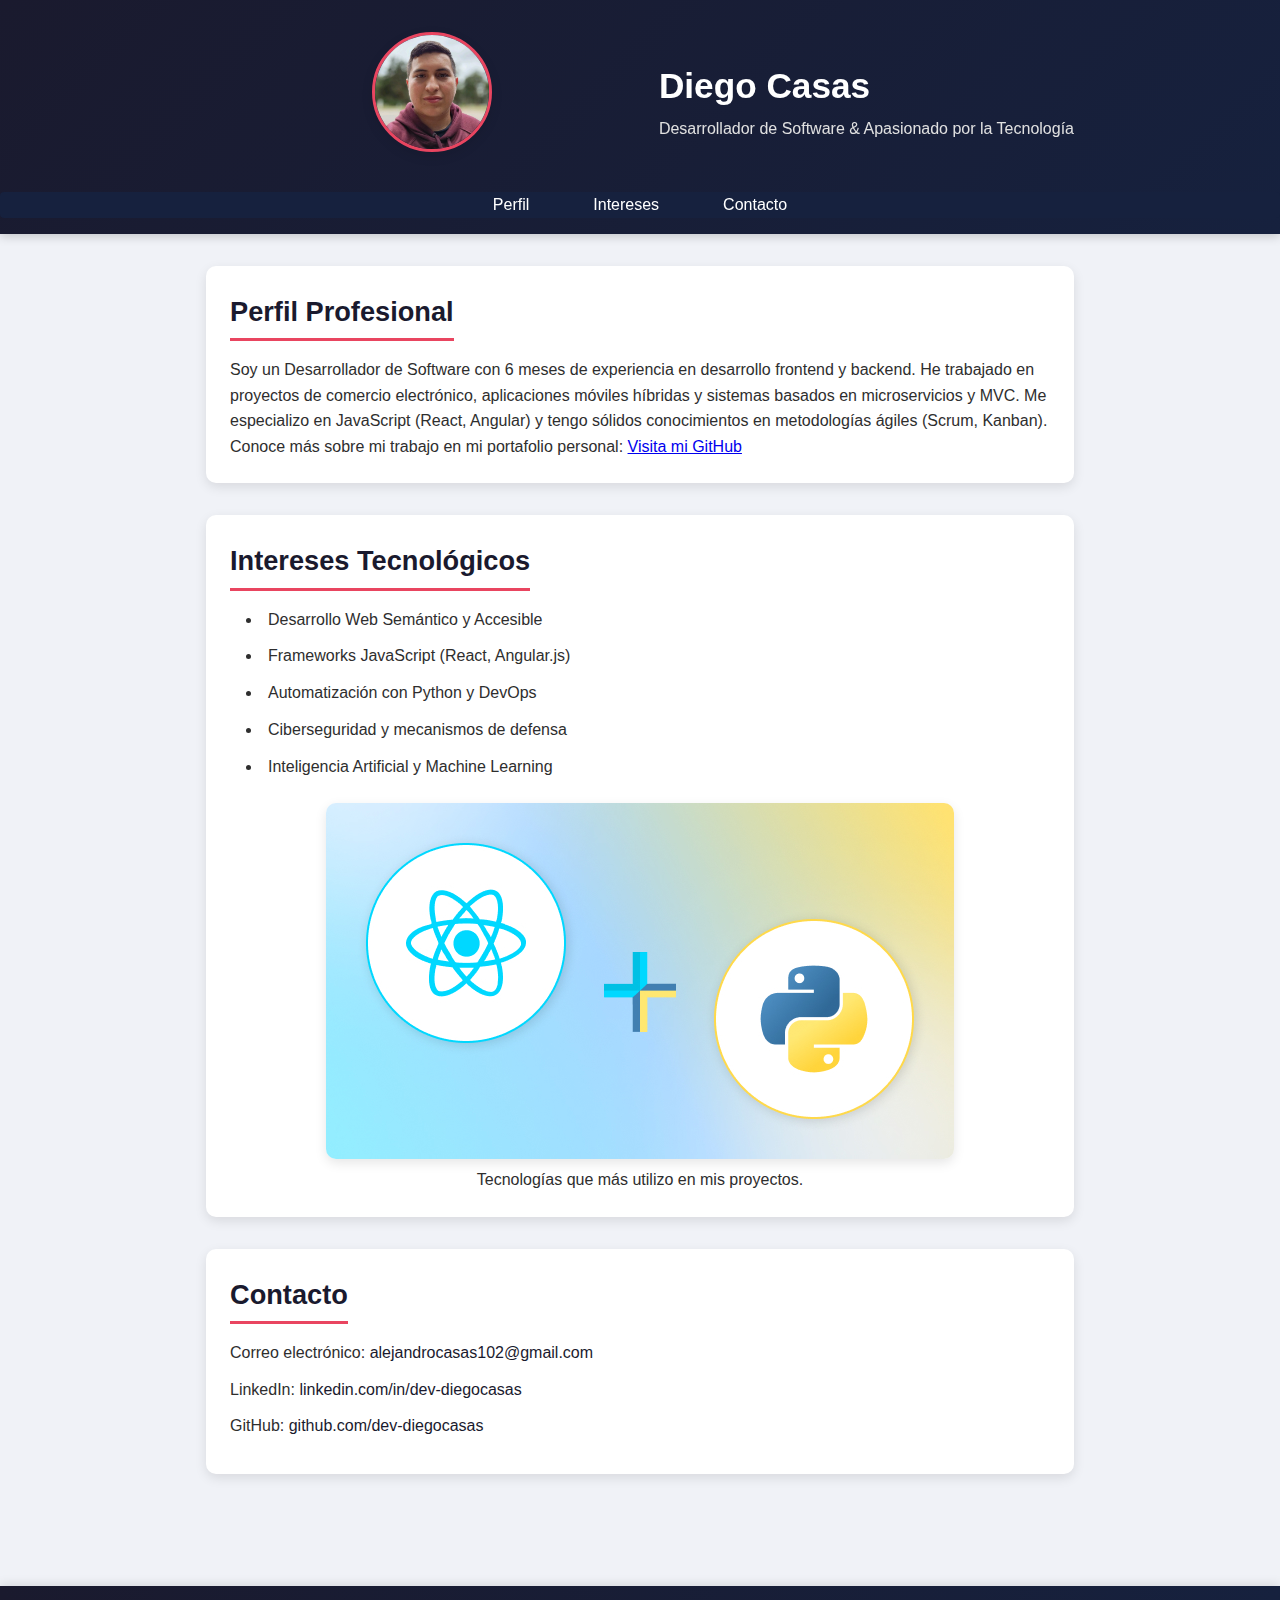
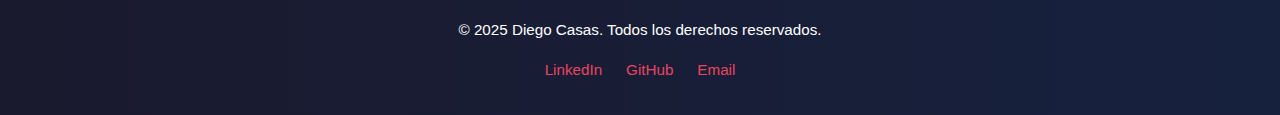
<file: index.html>
<!DOCTYPE html>
<html lang="es">
<head>
  <meta charset="UTF-8" />
  <meta name="viewport" content="width=device-width, initial-scale=1.0" />
  <title>Mi Página Personal Diego Casas</title>
  <link rel="stylesheet" href="./estilos/estilos.css" />
</head>
<body>
  <header>
    <div class="contenedor-header">
      <img src="./imagenes/oto-perfil.jpg" alt="Foto de perfil de Diego Casas" class="imagen-perfil-main" />
      <div class="titulo-header">
        <h1>Diego Casas</h1>
        <p class="subtitulo">Desarrollador de Software &amp; Apasionado por la Tecnología</p>
      </div>
    </div>
    <nav class="navbar">
      <ul>
        <li><a href="#perfil">Perfil</a></li>
        <li><a href="#intereses">Intereses</a></li>
        <li><a href="#contacto">Contacto</a></li>
      </ul>
    </nav>
  </header>

  <main class="contenedor-principal">
    <section id="perfil" class="seccion">
      <h2>Perfil Profesional</h2>
      <p>
        Soy un Desarrollador de Software con 6 meses de experiencia en desarrollo frontend y backend.
        He trabajado en proyectos de comercio electrónico, aplicaciones móviles híbridas y sistemas
        basados en microservicios y MVC. Me especializo en JavaScript (React, Angular) y tengo sólidos conocimientos
        en metodologías ágiles (Scrum, Kanban).
      </p>
      <p>
        Conoce más sobre mi trabajo en mi portafolio personal:
        <a href="https://github.com/dev-diegocasas" target="_blank" rel="noopener">Visita mi GitHub</a>
      </p>
    </section>

    <section id="intereses" class="seccion">
      <h2>Intereses Tecnológicos</h2>
      <ul class="lista-intereses">
        <li>Desarrollo Web Semántico y Accesible</li>
        <li>Frameworks JavaScript (React, Angular.js)</li>
        <li>Automatización con Python y DevOps</li>
        <li>Ciberseguridad y mecanismos de defensa</li>
        <li>Inteligencia Artificial y Machine Learning</li>
      </ul>
      <figure class="imagen-intereses">
        <img src="./imagenes/tecnologias-favoritas.jpg" alt="Logos de tecnologías favoritas: React, Angular, Python" />
        <figcaption>Tecnologías que más utilizo en mis proyectos.</figcaption>
      </figure>
    </section>

    <section id="contacto" class="seccion">
      <h2>Contacto</h2>
      <ul class="lista-contacto">
        <li>Correo electrónico: <a href="mailto:alejandrocasas102@gmail.com">alejandrocasas102@gmail.com</a></li>
        <li>LinkedIn: <a href="https://www.linkedin.com/in/dev-diegocasas" target="_blank" rel="noopener">linkedin.com/in/dev-diegocasas</a></li>
        <li>GitHub: <a href="https://github.com/dev-diegocasas" target="_blank" rel="noopener">github.com/dev-diegocasas</a></li>
      </ul>
    </section>
  </main>

  <footer>
    <div class="contenedor-footer">
      <p>&copy; 2025 Diego Casas. Todos los derechos reservados.</p>
      <ul class="social-footer">
        <li><a href="https://www.linkedin.com/in/dev-diegocasas" target="_blank" rel="noopener">LinkedIn</a></li>
        <li><a href="https://github.com/dev-diegocasas" target="_blank" rel="noopener">GitHub</a></li>
        <li><a href="mailto:alejandrocasas102@gmail.com">Email</a></li>
      </ul>
    </div>
  </footer>


</body>
</html>
</file>
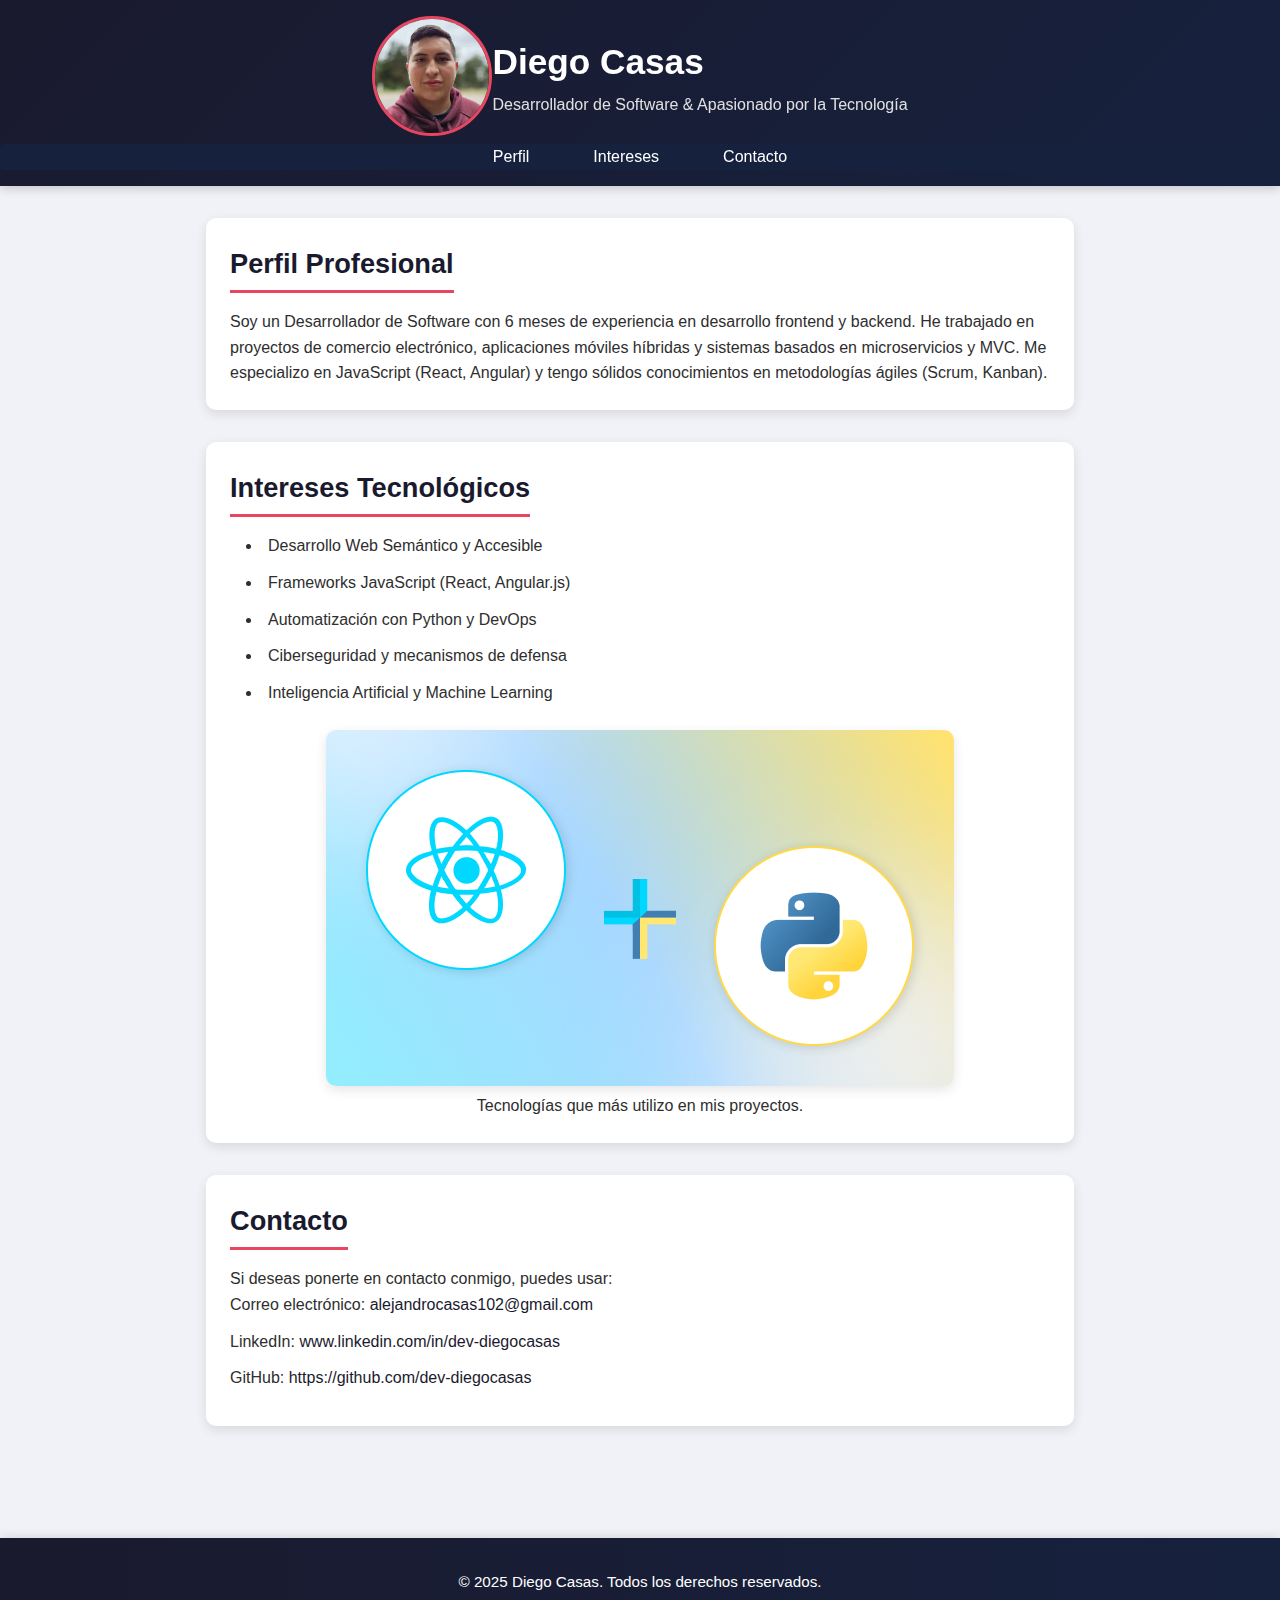
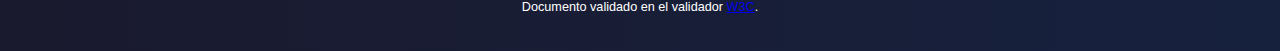
<file: contenido/index.html>
<!DOCTYPE html>
<html lang="es">
<head>
  <meta charset="UTF-8" />
  <meta name="viewport" content="width=device-width, initial-scale=1.0" />
  <title>Mi Página Personal  Diego Casas</title>
  <link rel="stylesheet" href="../estilos/estilos.css" />
</head>
<body>
  <!-- ENCABEZADO PRINCIPAL -->
  <header>
    <div class="contenedor-header">
      <!-- Logo o imagen de perfil -->
      <img src="../imagenes/oto-perfil.jpg" alt="Foto de perfil de Diego Casas" width="120" height="120" />
      <div class="titulo-header">
        <h1>Diego Casas</h1>
        <p class="subtitulo">Desarrollador de Software &amp; Apasionado por la Tecnología</p>
      </div>
    </div>
    <!-- Navegación -->
    <nav class="navbar">
      <ul>
        <li><a href="#perfil">Perfil</a></li>
        <li><a href="#intereses">Intereses</a></li>
        <li><a href="#contacto">Contacto</a></li>
      </ul>
    </nav>
  </header>

  <!-- CONTENIDO PRINCIPAL -->
  <main class="contenedor-principal">
    <!-- SECCIÓN: PERFIL PROFESIONAL -->
    <section id="perfil" class="seccion">
      <h2>Perfil Profesional</h2>
      <p>
        Soy un Desarrollador de Software con 6 meses de experiencia en desarrollo frontend y backend.
        He trabajado en proyectos de comercio electrónico, aplicaciones móviles híbridas y sistemas
        basados en microservicios y MVC. Me especializo en JavaScript (React, Angular) y tengo sólidos conocimientos
        en metodologías ágiles (Scrum, Kanban).
      </p>
    </section>

    <!-- INTERESES TECNOLÓGICOS -->
    <section id="intereses" class="seccion">
      <h2>Intereses Tecnológicos</h2>
      <ul class="lista-intereses">
        <li>Desarrollo Web Semántico y Accesible</li>
        <li>Frameworks JavaScript (React, Angular.js)</li>
        <li>Automatización con Python y DevOps</li>
        <li>Ciberseguridad y mecanismos de defensa</li>
        <li>Inteligencia Artificial y Machine Learning</li>
      </ul>
      <figure class="imagen-intereses">
        <img src="../imagenes/tecnologias-favoritas.jpg" alt="Logos de tecnologías favoritas: React, Angular, Python" />
        <figcaption>Tecnologías que más utilizo en mis proyectos.</figcaption>
      </figure>
    </section>

    <!-- CONTACTO -->
    <section id="contacto" class="seccion">
      <h2>Contacto</h2>
      <p>Si deseas ponerte en contacto conmigo, puedes usar:</p>
      <ul class="lista-contacto">
        <li>Correo electrónico: <a href="mailto:juan.perez@ejemplo.com">alejandrocasas102@gmail.com</a></li>
        <li>LinkedIn: <a href="https://www.linkedin.com/in/juanperez" target="_blank" rel="noopener">www.linkedin.com/in/dev-diegocasas</a></li>
        <li>GitHub: <a href="https://github.com/juanperez" target="_blank" rel="noopener">https://github.com/dev-diegocasas</a></li>
      </ul>
    </section>
  </main>

  <!-- PIE DE PÁGINA -->
  <footer>
    <p>&copy; 2025 Diego Casas. Todos los derechos reservados.</p>
    <p><small>Documento validado en el validador <a href="https://validator.w3.org/" target="_blank" rel="noopener">W3C</a>.</small></p>
  </footer>
</body>
</html>
</file>
<file: estilos/estilos.css>
/* Reset básico */
* {
  margin: 0;
  padding: 0;
  box-sizing: border-box;
}

/* Tipografía y fondo */
body {
  font-family: "Segoe UI", Tahoma, Geneva, Verdana, sans-serif;
  background-color: #f0f2f7;
  color: #2e2e2e;
  line-height: 1.6;
  min-height: 100vh;
  display: flex;
  flex-direction: column;
}

/* Encabezado */
header {
  background: linear-gradient(135deg, #1a1a2e, #16213e);
  color: #fff;
  padding: 1rem 0;
  box-shadow: 0 2px 10px rgba(0, 0, 0, 0.2);
  position: sticky;
  top: 0;
  z-index: 1000;
  animation: fadeInDown 0.8s ease-in-out;
}

@keyframes fadeInDown {
  from {
    opacity: 0;
    transform: translateY(-20px);
  }
  to {
    opacity: 1;
    transform: translateY(0);
  }
}

.contenedor-header {
  display: flex;
  align-items: center;
  justify-content: center; 
  gap: 0.01rem; 
  max-width: 900px;
  margin: 0 auto;
  padding: 0 1rem;
}

.contenedor-header img {
  border-radius: 50%;
  border: 3px solid #e94560;
  width: 120px;
  height: 120px;
  object-fit: cover;
  transition: transform 0.4s ease, box-shadow 0.4s ease;
}

.contenedor-header img:hover {
  transform: scale(1.1);
  box-shadow: 0 0 15px rgba(233, 69, 96, 0.6);
}

.titulo-header {
  display: flex;
  flex-direction: column;
  justify-content: center;
}

.titulo-header h1 {
  font-size: 2.2rem;
  margin-bottom: 0.1rem;
}

.titulo-header .subtitulo {
  font-size: 1,2rem;
  color: #e0e0e0;
}

/* Navegación */
.navbar ul {
  list-style: none;
  display: flex;
  justify-content: center;
  background: #16213e;
  margin-top: 0.5rem;
  border-radius: 4px;
  animation: fadeInUp 0.8s ease-in-out;
}

@keyframes fadeInUp {
  from {
    opacity: 0;
    transform: translateY(20px);
  }
  to {
    opacity: 1;
    transform: translateY(0);
  }
}

.navbar li {
  margin: 0 1rem;
}

.navbar a {
  color: #fff;
  text-decoration: none;
  font-weight: 500;
  padding: 0.75rem 1rem;
  border-radius: 4px;
  transition: background 0.3s ease, transform 0.3s ease;
}

.navbar a:hover,
.navbar a:focus {
  background: #e94560;
  transform: translateY(-2px);
}

/* Contenedor principal */
.contenedor-principal {
  max-width: 900px;
  margin: 2rem auto;
  padding: 0 1rem;
  flex-grow: 1;
}

/* Secciones */
.seccion {
  margin-bottom: 2rem;
  padding: 1.5rem;
  background-color: #ffffff;
  border-radius: 10px;
  box-shadow: 0 4px 12px rgba(0, 0, 0, 0.1);
  animation: fadeIn 1s ease-in-out;
  transition: transform 0.3s ease, box-shadow 0.3s ease;
}

@keyframes fadeIn {
  from {
    opacity: 0;
    transform: translateY(15px);
  }
  to {
    opacity: 1;
    transform: translateY(0);
  }
}

.seccion:hover {
  transform: translateY(-3px);
  box-shadow: 0 6px 18px rgba(0, 0, 0, 0.15);
}

.seccion h2 {
  margin-bottom: 1rem;
  font-size: 1.7rem;
  color: #1a1a2e;
  border-bottom: 3px solid #e94560;
  display: inline-block;
  padding-bottom: 0.3rem;
}

/* Imagen de perfil (main) */
.imagen-perfil-main {
  display: block;
  margin: 1rem auto 2rem;
  border-radius: 50%;
  border: 3px solid #2c3e50;
  width: 180px;
  height: 180px;
  object-fit: cover;
  box-shadow: 0 4px 12px rgba(0, 0, 0, 0.1);
  transition: transform 0.4s ease, box-shadow 0.4s ease;
}

.imagen-perfil-main:hover {
  transform: scale(1.05);
  box-shadow: 0 0 20px rgba(44, 62, 80, 0.5);
}

/* Listas de intereses */
.lista-intereses {
  list-style: disc inside;
  margin-left: 1rem;
  color: #2e2e2e;
}

.lista-intereses li {
  margin-bottom: 0.7rem;
  transition: color 0.3s ease;
}

.lista-intereses li:hover {
  color: #e94560;
}

/* Imagen de intereses */
.imagen-intereses {
  margin-top: 1.5rem;
  text-align: center;
}

.imagen-intereses img {
  max-width: 100%;
  border-radius: 10px;
  box-shadow: 0 4px 12px rgba(0, 0, 0, 0.1);
  transition: transform 0.3s ease;
}

.imagen-intereses img:hover {
  transform: scale(1.02);
}

/* Lista de contacto */
.lista-contacto {
  list-style: none;
  margin-left: 0;
}

.lista-contacto li {
  margin-bottom: 0.7rem;
}

.lista-contacto a {
  color: #1a1a2e;
  text-decoration: none;
  font-weight: 500;
  position: relative;
  transition: color 0.3s ease;
}

.lista-contacto a::after {
  content: "";
  position: absolute;
  left: 0;
  bottom: -4px;
  width: 0%;
  height: 2px;
  background: #e94560;
  transition: width 0.3s ease;
}

.lista-contacto a:hover {
  color: #e94560;
}

.lista-contacto a:hover::after {
  width: 100%;
}

/* Pie de página */
footer {
  background: linear-gradient(to right, #1a1a2e, #16213e);
  color: #fff;
  text-align: center;
  padding: 2rem 0;
  margin-top: 3rem;
  font-size: 0.95rem;
  position: static; /* Ya no es fixed para evitar superposición */
  width: 100%;
  box-shadow: 0 -2px 10px rgba(0, 0, 0, 0.1);
}
.contenedor-footer {
  max-width: 900px;
  margin: 0 auto;
  padding: 0 1rem;
}

.contenedor-footer p {
  margin-bottom: 1rem;
}

.social-footer {
  list-style: none;
  display: flex;
  justify-content: center;
  gap: 1.5rem;
  padding: 0;
  margin: 0;
}

.social-footer li a {
  color: #e94560;
  text-decoration: none;
  font-weight: 500;
  transition: color 0.3s ease;
}

.social-footer li a:hover {
  color: #ffffff;
  text-decoration: underline;
}

/* Responsividad */
@media (max-width: 800px) {
  .contenedor-header {
    flex-direction: column;
    text-align: center;
  }

  .contenedor-header img {
    margin-bottom: 1rem;
  }

  .navbar ul {
    flex-direction: column;
  }

  .navbar li {
    margin: 0.5rem 0;
  }

  .contenedor-principal {
    padding: 0 0.5rem;
  }

  .imagen-perfil-main {
    width: 140px;
    height: 140px;
  }
}
</file>
